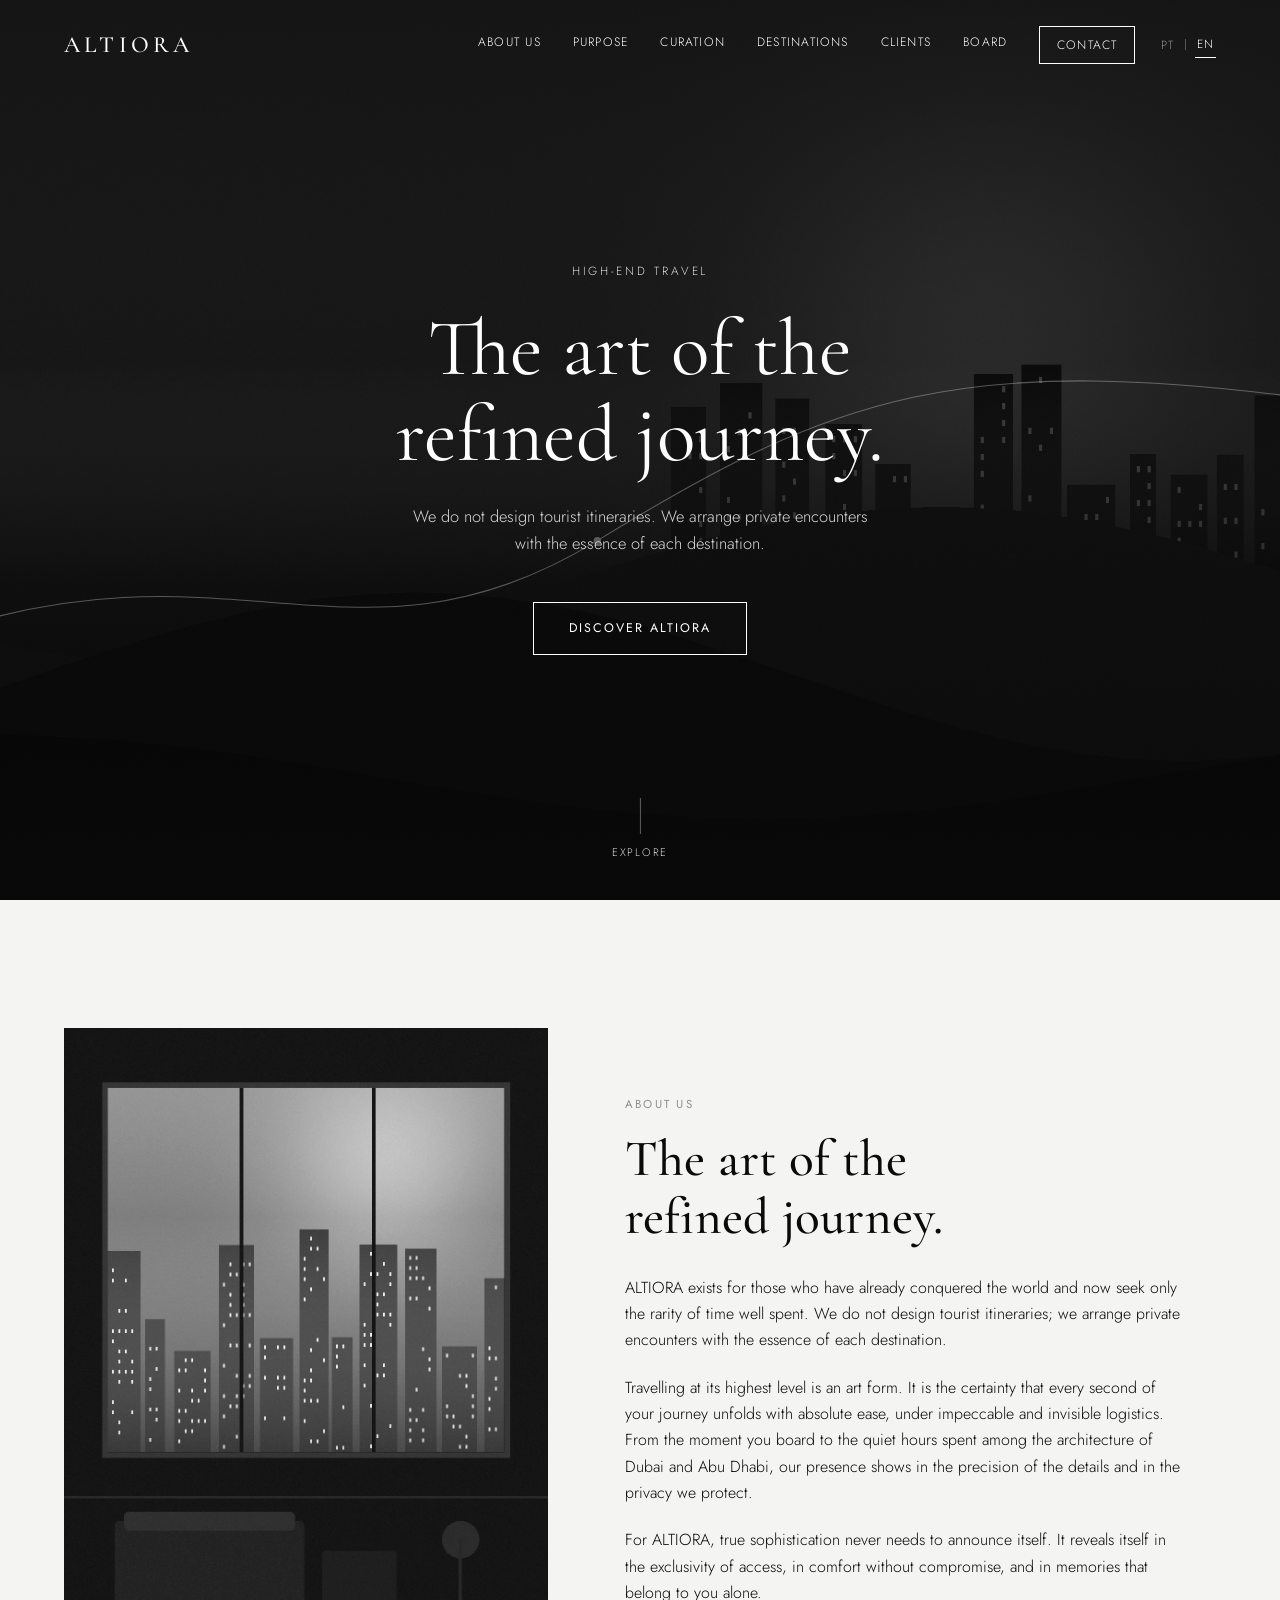
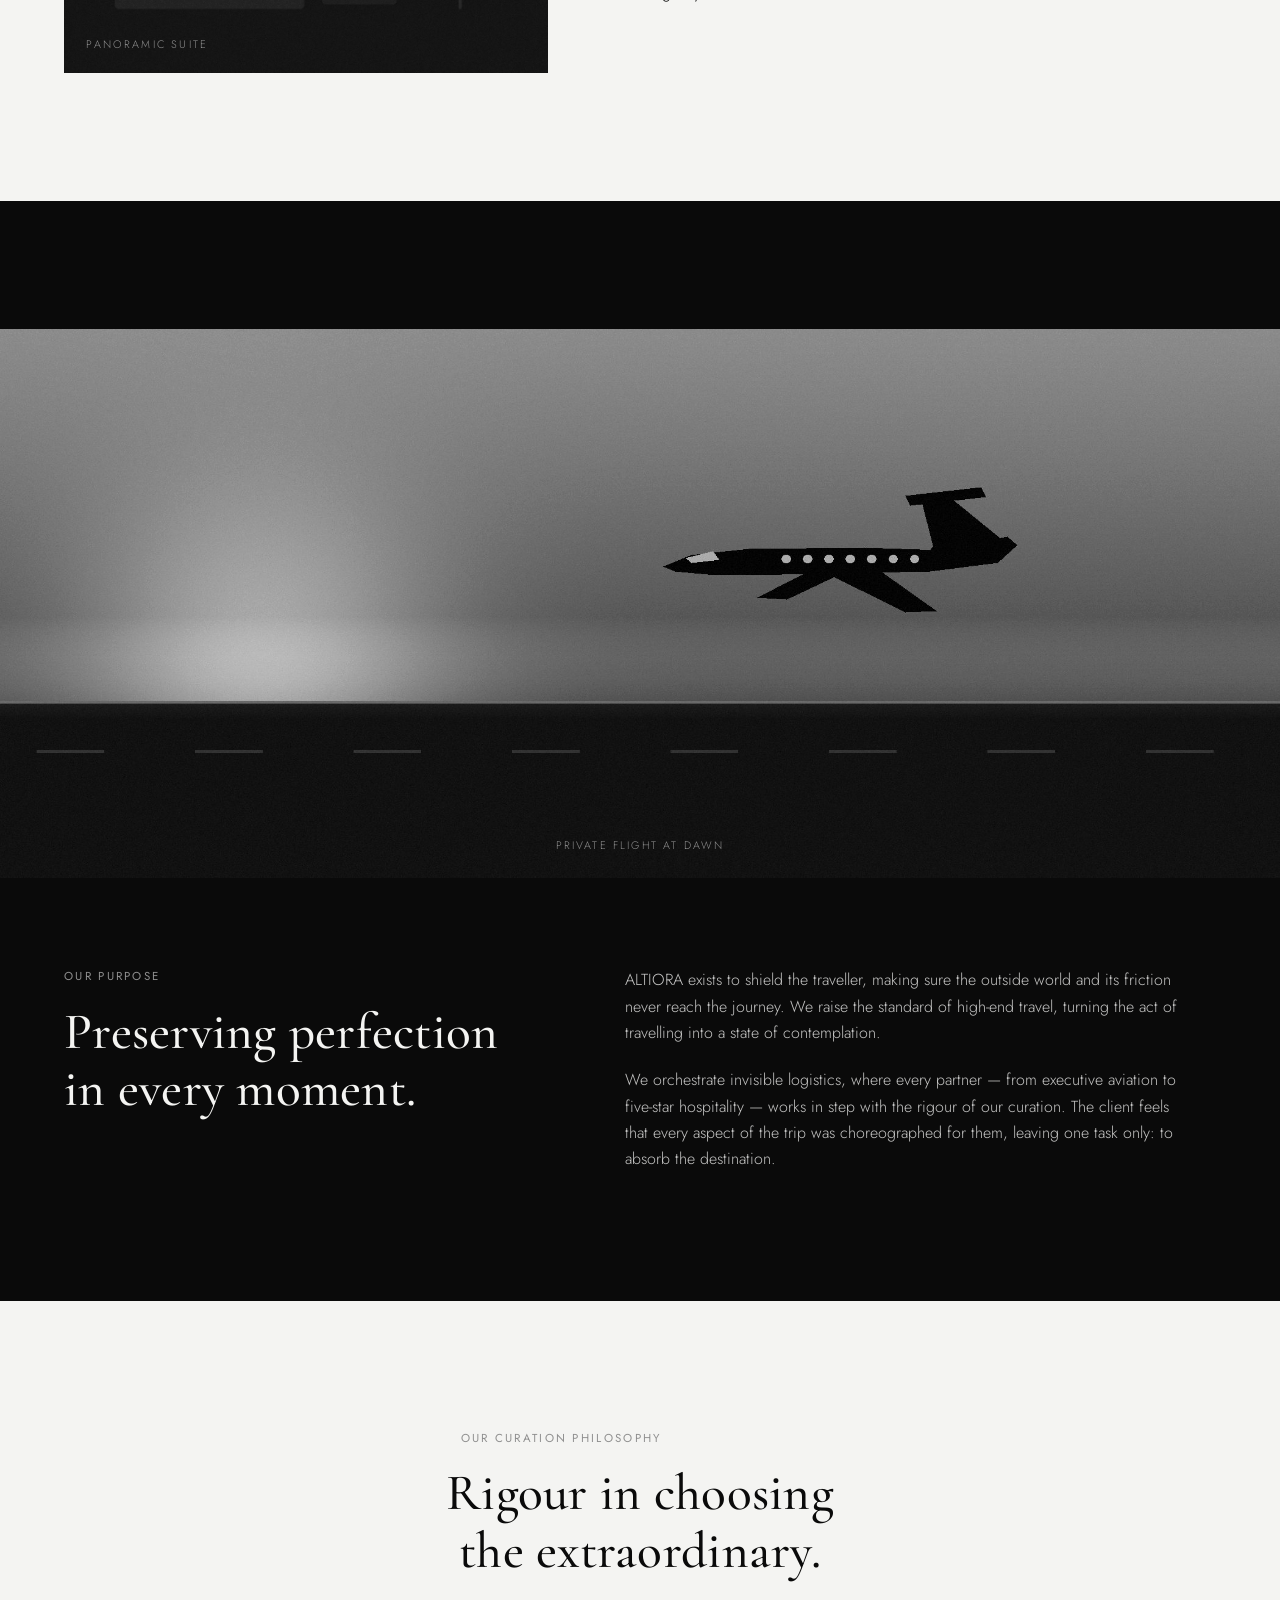
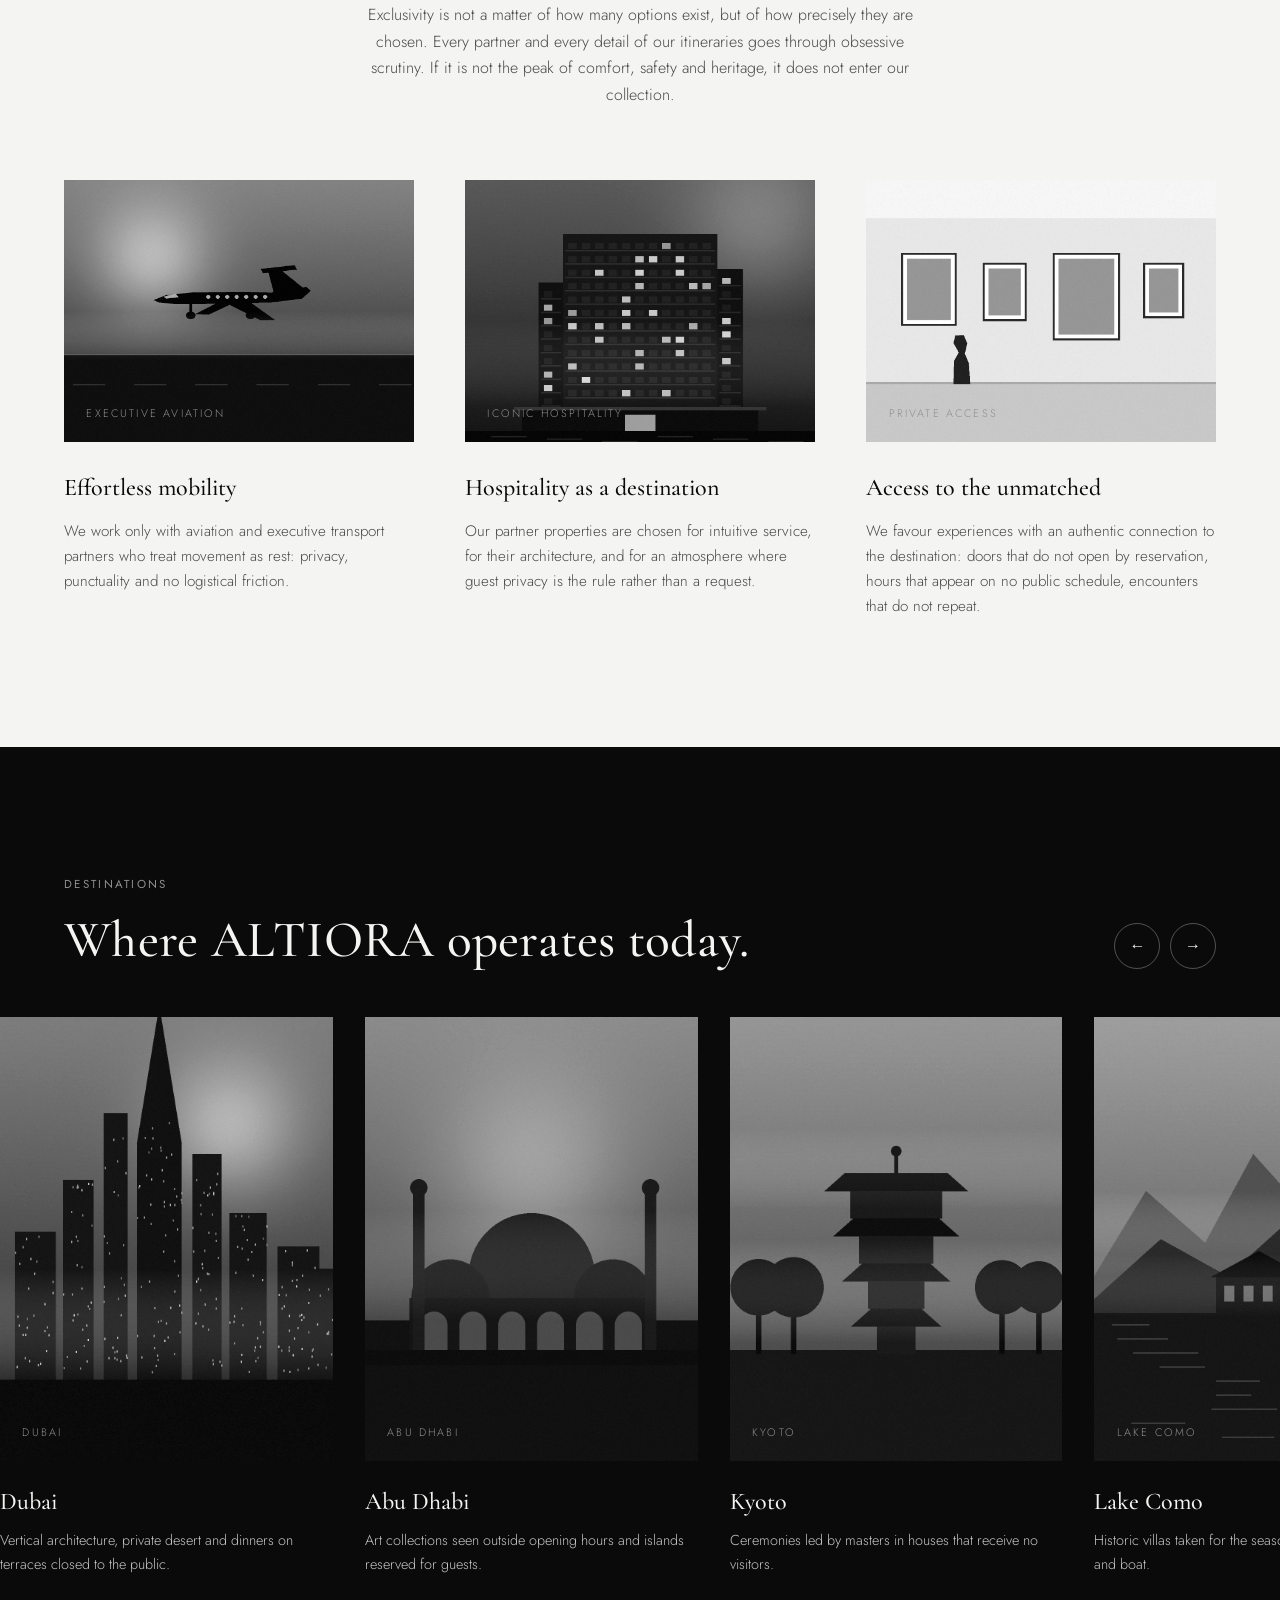
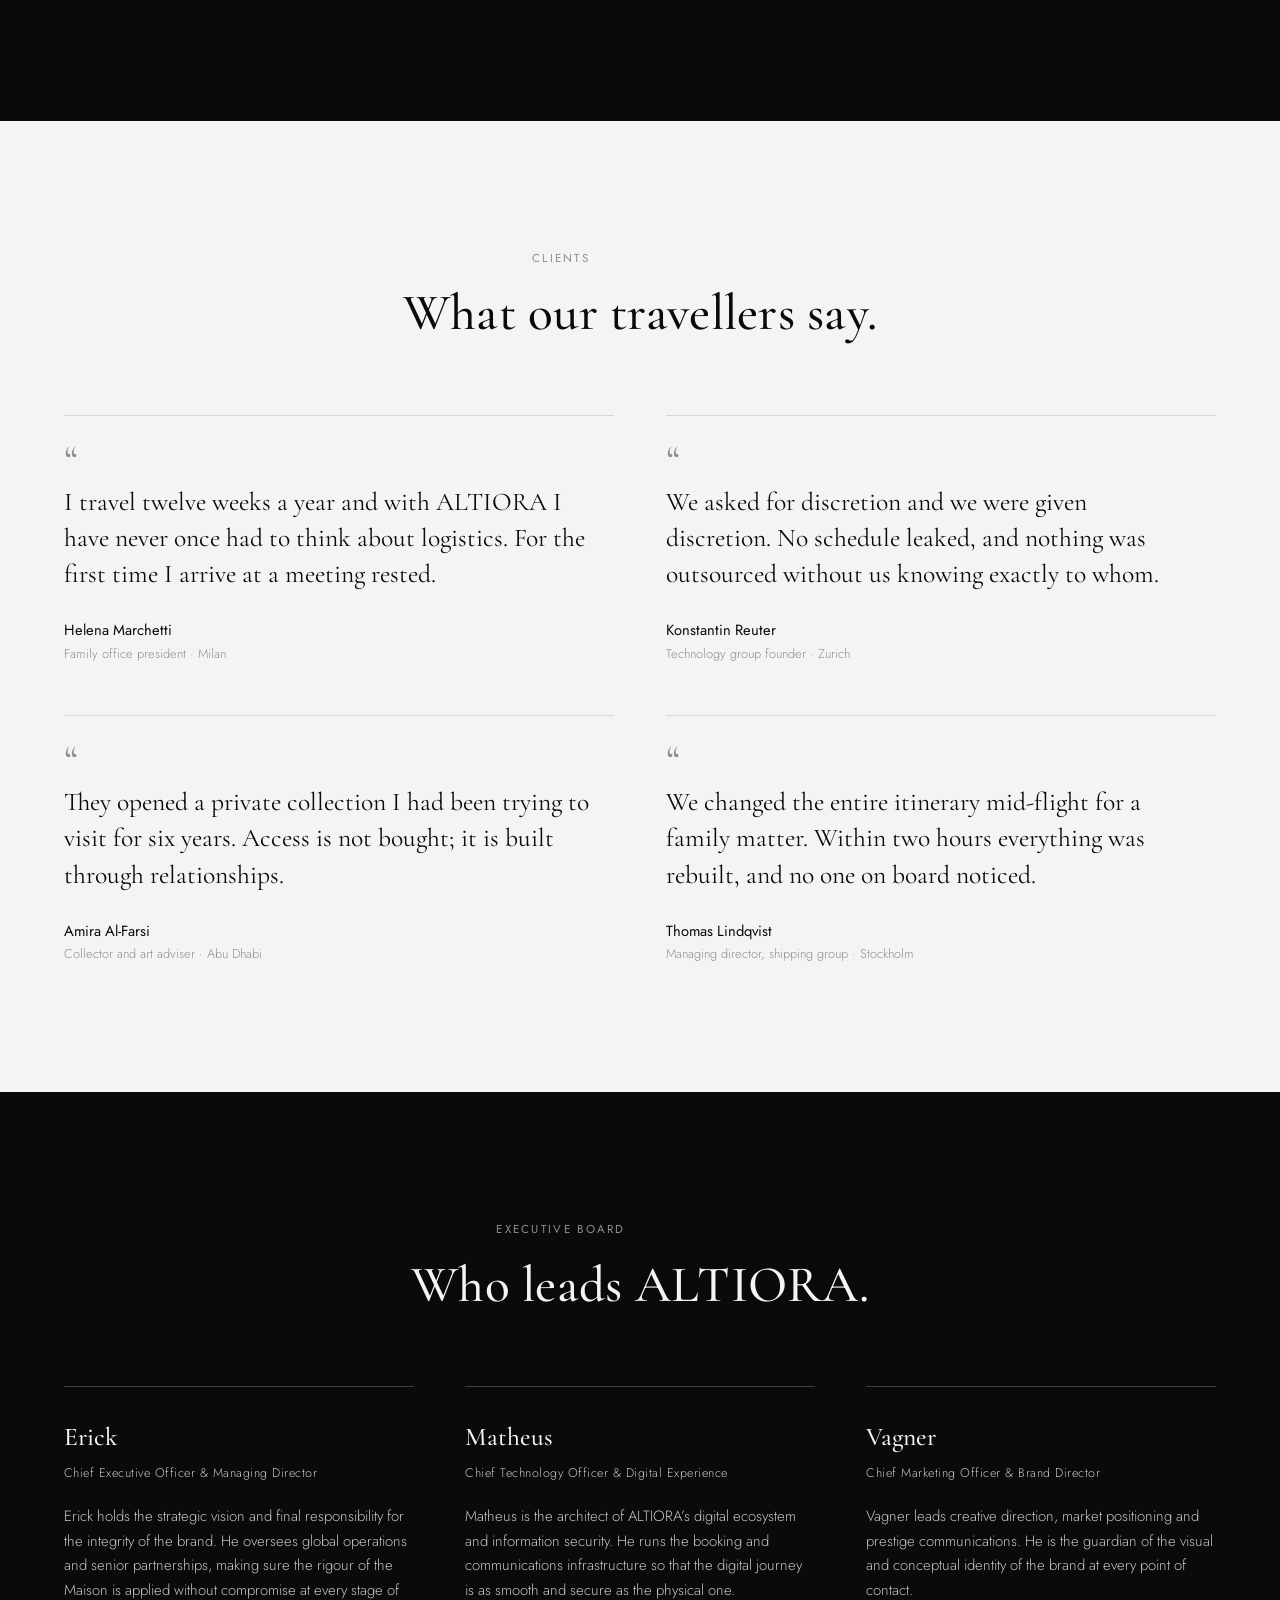
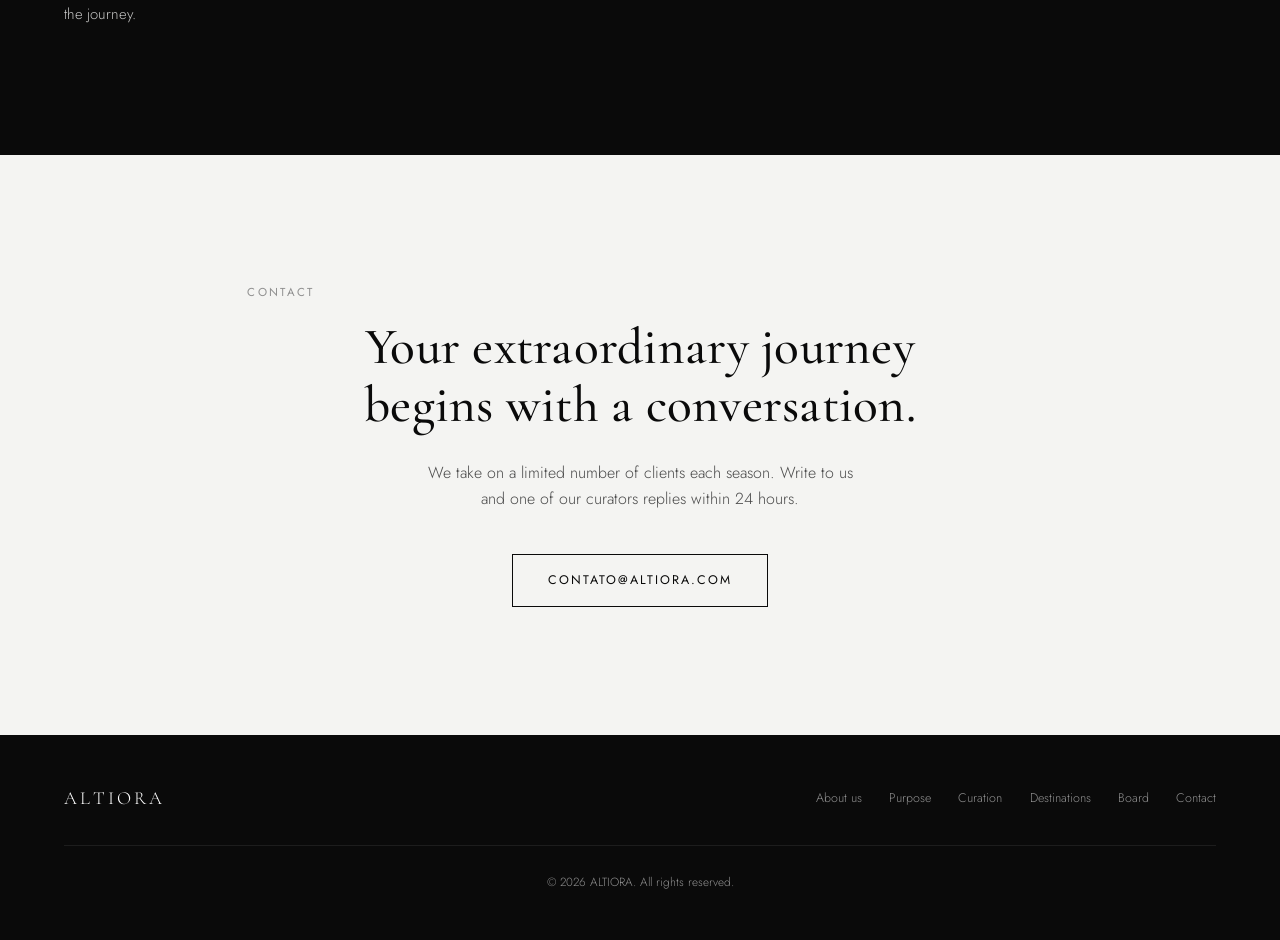
<file: altiora-site/altiora/index.html>
<!DOCTYPE html>
<!--
  =========================================================================
  ALTIORA — PÁGINA PRINCIPAL (index.html)

  Este arquivo contém APENAS a estrutura (o esqueleto) da página.
  O visual fica em /css e o comportamento em /js.

  Como o site é bilíngue, os textos visíveis não ficam "presos" aqui:
  cada elemento traduzível carrega um atributo data-i18n com uma CHAVE
  (ex.: data-i18n="hero.titulo"). O texto real de cada chave está em
  /js/traducoes.js, nos idiomas português e inglês.

  Atributos de tradução aceitos:
    data-i18n                  -> troca o texto do elemento
    data-i18n-html             -> troca o conteúdo permitindo <br> e <em>
    data-i18n-alt              -> traduz o atributo alt (imagens)
    data-i18n-aria-label       -> traduz o atributo aria-label
    data-i18n-content          -> traduz o atributo content (meta tags)
    data-i18n-data-rotulo      -> traduz o rótulo do espaço reservado de imagem
  =========================================================================
-->
<html lang="pt-BR">
<head>
  <meta charset="UTF-8">
  <meta name="viewport" content="width=device-width, initial-scale=1.0">

  <title data-i18n="meta.titulo">ALTIORA — A arte da jornada refinada</title>
  <meta name="description"
        data-i18n-content="meta.descricao"
        content="A ALTIORA orquestra encontros privados com a essência de cada destino. Turismo de alto padrão, logística invisível e curadoria sem concessões.">

  <!-- Tipografia: Cormorant Garamond (títulos, tom editorial) + Jost (texto e navegação) -->
  <link rel="preconnect" href="https://fonts.googleapis.com">
  <link rel="preconnect" href="https://fonts.gstatic.com" crossorigin>
  <link href="https://fonts.googleapis.com/css2?family=Cormorant+Garamond:wght@300;400;500;600&family=Jost:wght@200;300;400;500&display=swap" rel="stylesheet">

  <!-- Folhas de estilo, carregadas na ordem em que se sobrepõem -->
  <link rel="stylesheet" href="css/base.css">
  <link rel="stylesheet" href="css/componentes.css">
  <link rel="stylesheet" href="css/secoes.css">
  <link rel="stylesheet" href="css/responsivo.css">
</head>

<body>

  <!-- Atalho para quem navega por teclado: pula direto ao conteúdo -->
  <a href="#conteudo" class="pular-para-conteudo" data-i18n="acessibilidade.pular">Ir para o conteúdo</a>

  <!-- ===================== CABEÇALHO ===================== -->
  <header class="cabecalho" id="cabecalho">
    <div class="cabecalho__interior">

      <a href="#topo" class="cabecalho__marca">ALTIORA</a>

      <nav class="cabecalho__navegacao" id="navegacaoPrincipal" aria-label="Principal">
        <a href="#sobre"      class="cabecalho__link" data-i18n="nav.sobre">Sobre nós</a>
        <a href="#proposito"  class="cabecalho__link" data-i18n="nav.proposito">Propósito</a>
        <a href="#curadoria"  class="cabecalho__link" data-i18n="nav.curadoria">Curadoria</a>
        <a href="#destinos"   class="cabecalho__link" data-i18n="nav.destinos">Destinos</a>
        <a href="#clientes"   class="cabecalho__link" data-i18n="nav.clientes">Clientes</a>
        <a href="#equipe"     class="cabecalho__link" data-i18n="nav.equipe">Conselho</a>
        <a href="#contato"    class="cabecalho__link cabecalho__link--destaque" data-i18n="nav.contato">Contato</a>
      </nav>

      <div class="cabecalho__acoes">

        <!-- Seletor de idioma: os botões são controlados por js/idioma.js -->
        <div class="seletor-idioma" role="group" data-i18n-aria-label="idioma.grupo" aria-label="Idioma do site">
          <button type="button" class="seletor-idioma__opcao" data-idioma="pt" aria-pressed="true">PT</button>
          <span class="seletor-idioma__divisor" aria-hidden="true"></span>
          <button type="button" class="seletor-idioma__opcao" data-idioma="en" aria-pressed="false">EN</button>
        </div>

        <!-- Botão de menu, visível apenas em telas pequenas -->
        <button class="gatilho-menu" id="gatilhoMenu"
                data-i18n-aria-label="menu.abrir" aria-label="Abrir menu"
                aria-expanded="false" aria-controls="navegacaoPrincipal">
          <span></span><span></span><span></span>
        </button>

      </div>
    </div>
  </header>

  <main id="conteudo">
    <div id="topo"></div>

    <!-- ===================== HERO ===================== -->
    <section class="hero">

      <!-- Imagem de fundo do topo. Se o arquivo não existir, o fundo preto permanece. -->
      <div class="hero__midia">
        <img class="hero__imagem" src="imagens/hero.jpg" alt=""
             aria-hidden="true" fetchpriority="high">
      </div>

      <!-- Traço decorativo: a "rota" que assina a marca. Animado uma única vez. -->
      <svg class="hero__rota" viewBox="0 0 1200 600" fill="none" xmlns="http://www.w3.org/2000/svg" aria-hidden="true">
        <path class="hero__rota-linha" d="M -50 470 C 220 380, 340 520, 560 385 S 900 205, 1250 255"
              stroke="currentColor" stroke-width="1"/>
        <circle cx="560" cy="385" r="3.5" fill="currentColor"/>
        <circle cx="1250" cy="255" r="3.5" fill="currentColor"/>
      </svg>

      <div class="hero__conteudo">
        <p class="hero__abertura" data-i18n="hero.abertura">Turismo de alto padrão</p>
        <h1 class="hero__titulo" data-i18n-html="hero.titulo">A arte da<br>jornada refinada.</h1>
        <p class="hero__texto" data-i18n="hero.texto">
          Não desenhamos roteiros de turismo. Orquestramos encontros privados com a essência de cada destino.
        </p>
        <a href="#sobre" class="botao botao--claro" data-i18n="hero.botao">Conheça a ALTIORA</a>
      </div>

      <a href="#sobre" class="hero__descer" data-i18n-aria-label="hero.descerAria" aria-label="Ir para a próxima seção">
        <span class="hero__descer-linha" aria-hidden="true"></span>
        <span data-i18n="hero.descer">Explorar</span>
      </a>
    </section>

    <!-- ===================== SOBRE NÓS ===================== -->
    <section class="secao secao--clara" id="sobre">
      <div class="dupla">

        <figure class="figura figura--alta" data-i18n-data-rotulo="sobre.imagemRotulo" data-rotulo="Suíte panorâmica">
          <img class="figura__imagem" src="imagens/sobre.jpg" loading="lazy"
               data-i18n-alt="sobre.imagemAlt"
               alt="Interior de uma suíte com vista ampla para a cidade">
        </figure>

        <div class="dupla__texto">
          <p class="rotulo" data-i18n="sobre.rotulo">Sobre nós</p>
          <h2 class="titulo" data-i18n="sobre.titulo">A arte da jornada refinada.</h2>
          <p data-i18n="sobre.p1">
            A ALTIORA nasce para aqueles que já conquistaram o mundo e agora buscam apenas a raridade do
            tempo bem vivido. Não desenhamos roteiros de turismo; orquestramos encontros privados com a
            essência de cada destino.
          </p>
          <p data-i18n="sobre.p2">
            Viajar em seu nível mais alto é uma forma de arte. É a garantia de que cada segundo da sua
            jornada transcorra com absoluta fluidez, sob uma logística invisível e impecável. Do instante
            do embarque aos momentos de contemplação nas arquiteturas de Dubai e Abu Dhabi, nossa presença
            se revela na perfeição dos detalhes e na privacidade preservada.
          </p>
          <p data-i18n="sobre.p3">
            Para a ALTIORA, a verdadeira sofisticação não precisa se anunciar. Ela se revela na
            exclusividade do acesso, no conforto sem concessões e na criação de memórias que pertencem
            unicamente a você.
          </p>
        </div>

      </div>
    </section>

    <!-- ===================== PROPÓSITO ===================== -->
    <section class="secao secao--escura secao--sem-limite" id="proposito">

      <!-- Faixa larga de imagem, de borda a borda -->
      <figure class="faixa" data-i18n-data-rotulo="proposito.imagemRotulo" data-rotulo="Voo privado ao amanhecer">
        <img class="figura__imagem" src="imagens/proposito.jpg" loading="lazy"
             data-i18n-alt="proposito.imagemAlt"
             alt="Interior de uma aeronave executiva ao amanhecer">
      </figure>

      <div class="dupla dupla--interna">
        <div class="dupla__texto">
          <p class="rotulo" data-i18n="proposito.rotulo">Nosso propósito</p>
          <h2 class="titulo" data-i18n="proposito.titulo">Preservar a perfeição em cada instante.</h2>
        </div>
        <div class="dupla__texto">
          <p data-i18n="proposito.p1">
            O propósito da ALTIORA é blindar a experiência do viajante, garantindo que o mundo exterior e
            seus atritos não interfiram na jornada. Elevamos o padrão do turismo de alto padrão,
            transformando o ato de viajar em um estado de contemplação.
          </p>
          <p data-i18n="proposito.p2">
            Orquestramos uma logística invisível, em que cada parceiro — da aviação executiva à
            hospitalidade cinco estrelas — opera em sintonia com o rigor da nossa curadoria. O cliente
            sente que cada aspecto da viagem foi coreografado para ele, e sua única tarefa é absorver a
            essência do destino.
          </p>
        </div>
      </div>
    </section>

    <!-- ===================== CURADORIA ===================== -->
    <section class="secao secao--clara" id="curadoria">
      <div class="cabecalho-secao">
        <p class="rotulo" data-i18n="curadoria.rotulo">A filosofia de curadoria</p>
        <h2 class="titulo" data-i18n="curadoria.titulo">O rigor na escolha do extraordinário.</h2>
        <p class="cabecalho-secao__texto" data-i18n="curadoria.intro">
          A exclusividade não está na quantidade de opções, mas na precisão da seleção. Cada parceiro e
          cada detalhe dos nossos itinerários passam por um escrutínio obsessivo. Se não representa o ápice
          em conforto, segurança e herança, não entra na nossa coleção.
        </p>
      </div>

      <div class="pilares">

        <article class="pilar">
          <figure class="figura figura--larga" data-i18n-data-rotulo="curadoria.p1ImagemRotulo" data-rotulo="Aviação executiva">
            <img class="figura__imagem" src="imagens/curadoria-mobilidade.jpg" loading="lazy"
                 data-i18n-alt="curadoria.p1ImagemAlt" alt="Jato executivo em pista ao entardecer">
          </figure>
          <h3 class="pilar__titulo" data-i18n="curadoria.p1Titulo">A fluidez na mobilidade</h3>
          <p class="pilar__texto" data-i18n="curadoria.p1Texto">
            Trabalhamos apenas com parceiros de aviação e transporte executivo que tratam o deslocamento
            como descanso: privacidade, pontualidade e nenhum atrito logístico.
          </p>
        </article>

        <article class="pilar">
          <figure class="figura figura--larga" data-i18n-data-rotulo="curadoria.p2ImagemRotulo" data-rotulo="Hotelaria icônica">
            <img class="figura__imagem" src="imagens/curadoria-hospitalidade.jpg" loading="lazy"
                 data-i18n-alt="curadoria.p2ImagemAlt" alt="Fachada de hotel de arquitetura icônica">
          </figure>
          <h3 class="pilar__titulo" data-i18n="curadoria.p2Titulo">A hospitalidade como destino</h3>
          <p class="pilar__texto" data-i18n="curadoria.p2Texto">
            Nossas propriedades parceiras são escolhidas pelo serviço intuitivo, pela arquitetura e por
            uma atmosfera em que a privacidade do hóspede é tratada como regra, não como pedido.
          </p>
        </article>

        <article class="pilar">
          <figure class="figura figura--larga" data-i18n-data-rotulo="curadoria.p3ImagemRotulo" data-rotulo="Acesso privado">
            <img class="figura__imagem" src="imagens/curadoria-acesso.jpg" loading="lazy"
                 data-i18n-alt="curadoria.p3ImagemAlt" alt="Visita privada a um salão de arte">
          </figure>
          <h3 class="pilar__titulo" data-i18n="curadoria.p3Titulo">O acesso ao inigualável</h3>
          <p class="pilar__texto" data-i18n="curadoria.p3Texto">
            Priorizamos experiências de conexão autêntica com o destino: portas que não abrem por reserva,
            horários que não constam em agenda pública, encontros que não se repetem.
          </p>
        </article>

      </div>
    </section>

    <!-- ===================== DESTINOS (galeria horizontal) ===================== -->
    <section class="secao secao--escura secao--sem-limite" id="destinos">
      <div class="galeria__topo">
        <div>
          <p class="rotulo" data-i18n="destinos.rotulo">Destinos</p>
          <h2 class="titulo" data-i18n="destinos.titulo">Onde a ALTIORA opera hoje.</h2>
        </div>

        <!-- Controles da galeria: movem o trilho para os lados -->
        <div class="galeria__controles">
          <button type="button" class="galeria__seta" data-galeria="anterior"
                  data-i18n-aria-label="destinos.anterior" aria-label="Ver destino anterior">&#8592;</button>
          <button type="button" class="galeria__seta" data-galeria="proximo"
                  data-i18n-aria-label="destinos.proximo" aria-label="Ver próximo destino">&#8594;</button>
        </div>
      </div>

      <ul class="galeria" id="galeriaDestinos" tabindex="0"
          data-i18n-aria-label="destinos.galeriaAria" aria-label="Galeria de destinos">

        <li class="destino">
          <figure class="figura figura--alta" data-i18n-data-rotulo="destinos.d1" data-rotulo="Dubai">
            <img class="figura__imagem" src="imagens/destino-dubai.jpg" loading="lazy"
                 data-i18n-alt="destinos.d1Alt" alt="Skyline de Dubai ao anoitecer">
          </figure>
          <h3 class="destino__nome" data-i18n="destinos.d1">Dubai</h3>
          <p class="destino__texto" data-i18n="destinos.d1Texto">Arquitetura vertical, deserto privado e jantares em terraços fechados ao público.</p>
        </li>

        <li class="destino">
          <figure class="figura figura--alta" data-i18n-data-rotulo="destinos.d2" data-rotulo="Abu Dhabi">
            <img class="figura__imagem" src="imagens/destino-abu-dhabi.jpg" loading="lazy"
                 data-i18n-alt="destinos.d2Alt" alt="Arquitetura contemporânea em Abu Dhabi">
          </figure>
          <h3 class="destino__nome" data-i18n="destinos.d2">Abu Dhabi</h3>
          <p class="destino__texto" data-i18n="destinos.d2Texto">Coleções de arte visitadas fora do horário e ilhas com acesso restrito a hóspedes.</p>
        </li>

        <li class="destino">
          <figure class="figura figura--alta" data-i18n-data-rotulo="destinos.d3" data-rotulo="Kyoto">
            <img class="figura__imagem" src="imagens/destino-kyoto.jpg" loading="lazy"
                 data-i18n-alt="destinos.d3Alt" alt="Jardim tradicional japonês em Kyoto">
          </figure>
          <h3 class="destino__nome" data-i18n="destinos.d3">Kyoto</h3>
          <p class="destino__texto" data-i18n="destinos.d3Texto">Cerimônias conduzidas por mestres em casas que não recebem visitantes.</p>
        </li>

        <li class="destino">
          <figure class="figura figura--alta" data-i18n-data-rotulo="destinos.d4" data-rotulo="Lago de Como">
            <img class="figura__imagem" src="imagens/destino-como.jpg" loading="lazy"
                 data-i18n-alt="destinos.d4Alt" alt="Villa às margens do Lago de Como">
          </figure>
          <h3 class="destino__nome" data-i18n="destinos.d4">Lago de Como</h3>
          <p class="destino__texto" data-i18n="destinos.d4Texto">Villas históricas alugadas por temporada, com equipe e embarcação próprias.</p>
        </li>

        <li class="destino">
          <figure class="figura figura--alta" data-i18n-data-rotulo="destinos.d5" data-rotulo="Patagônia">
            <img class="figura__imagem" src="imagens/destino-patagonia.jpg" loading="lazy"
                 data-i18n-alt="destinos.d5Alt" alt="Montanhas da Patagônia sob neblina">
          </figure>
          <h3 class="destino__nome" data-i18n="destinos.d5">Patagônia</h3>
          <p class="destino__texto" data-i18n="destinos.d5Texto">Refúgios isolados com aproximação por helicóptero e guias exclusivos.</p>
        </li>

      </ul>
    </section>

    <!-- ===================== CLIENTES / DEPOIMENTOS ===================== -->
    <!--
      Depoimentos de clientes fictícios, criados para o trabalho escolar.
      Não representam pessoas reais.
    -->
    <section class="secao secao--clara" id="clientes">
      <div class="cabecalho-secao">
        <p class="rotulo" data-i18n="clientes.rotulo">Clientes</p>
        <h2 class="titulo" data-i18n="clientes.titulo">O que dizem quem já viajou conosco.</h2>
      </div>

      <div class="depoimentos">

        <figure class="depoimento">
          <blockquote class="depoimento__texto" data-i18n="clientes.c1Texto">
            Viajo doze semanas por ano e nunca tive de pensar em logística uma única vez com a ALTIORA.
            É a primeira vez que chego a uma reunião descansado.
          </blockquote>
          <figcaption class="depoimento__assinatura">
            <span class="depoimento__nome" data-i18n="clientes.c1Nome">Helena Marchetti</span>
            <span class="depoimento__cargo" data-i18n="clientes.c1Cargo">Presidente de um family office · Milão</span>
          </figcaption>
        </figure>

        <figure class="depoimento">
          <blockquote class="depoimento__texto" data-i18n="clientes.c2Texto">
            Contratamos discrição e recebemos discrição. Nenhuma agenda vazou, nenhum detalhe foi
            terceirizado sem que soubéssemos exatamente para quem.
          </blockquote>
          <figcaption class="depoimento__assinatura">
            <span class="depoimento__nome" data-i18n="clientes.c2Nome">Konstantin Reuter</span>
            <span class="depoimento__cargo" data-i18n="clientes.c2Cargo">Fundador de um grupo de tecnologia · Zurique</span>
          </figcaption>
        </figure>

        <figure class="depoimento">
          <blockquote class="depoimento__texto" data-i18n="clientes.c3Texto">
            Abriram para nós uma coleção particular que eu tentava visitar havia seis anos. O acesso não
            se compra; se constrói com relacionamento.
          </blockquote>
          <figcaption class="depoimento__assinatura">
            <span class="depoimento__nome" data-i18n="clientes.c3Nome">Amira Al-Farsi</span>
            <span class="depoimento__cargo" data-i18n="clientes.c3Cargo">Colecionadora e conselheira de arte · Abu Dhabi</span>
          </figcaption>
        </figure>

        <figure class="depoimento">
          <blockquote class="depoimento__texto" data-i18n="clientes.c4Texto">
            Mudamos o roteiro inteiro em pleno voo por uma questão de família. Em duas horas estava tudo
            refeito, sem que ninguém a bordo percebesse.
          </blockquote>
          <figcaption class="depoimento__assinatura">
            <span class="depoimento__nome" data-i18n="clientes.c4Nome">Thomas Lindqvist</span>
            <span class="depoimento__cargo" data-i18n="clientes.c4Cargo">Diretor-geral de um grupo naval · Estocolmo</span>
          </figcaption>
        </figure>

      </div>

    </section>

    <!-- ===================== CONSELHO EXECUTIVO ===================== -->
    <section class="secao secao--escura" id="equipe">
      <div class="cabecalho-secao">
        <p class="rotulo" data-i18n="equipe.rotulo">Conselho executivo</p>
        <h2 class="titulo" data-i18n="equipe.titulo">Quem conduz a ALTIORA.</h2>
      </div>

      <div class="equipe">

        <article class="membro">
          <h3 class="membro__nome">Erick</h3>
          <p class="membro__cargo" data-i18n="equipe.m1Cargo">Chief Executive Officer &amp; Managing Director</p>
          <p class="membro__bio" data-i18n="equipe.m1Bio">
            Erick detém a visão estratégica e a responsabilidade final pela integridade da marca.
            Supervisiona as operações globais e as parcerias de alto nível, garantindo que o rigor da
            Maison seja aplicado sem concessões em cada etapa da jornada.
          </p>
        </article>

        <article class="membro">
          <h3 class="membro__nome">Matheus</h3>
          <p class="membro__cargo" data-i18n="equipe.m2Cargo">Chief Technology Officer &amp; Digital Experience</p>
          <p class="membro__bio" data-i18n="equipe.m2Bio">
            Matheus é o arquiteto do ecossistema digital e da segurança da informação da ALTIORA.
            Orquestra a infraestrutura de reservas e comunicações para que a jornada digital seja tão
            fluida e segura quanto a experiência física.
          </p>
        </article>

        <article class="membro">
          <h3 class="membro__nome">Vagner</h3>
          <p class="membro__cargo" data-i18n="equipe.m3Cargo">Chief Marketing Officer &amp; Brand Director</p>
          <p class="membro__bio" data-i18n="equipe.m3Bio">
            Vagner lidera a direção criativa, o posicionamento de mercado e a comunicação de prestígio.
            É o guardião da identidade visual e conceitual da marca em cada ponto de contato.
          </p>
        </article>

      </div>
    </section>

    <!-- ===================== CONTATO ===================== -->
    <section class="secao secao--clara secao--contato" id="contato">
      <p class="rotulo" data-i18n="contato.rotulo">Contato</p>
      <h2 class="titulo" data-i18n-html="contato.titulo">Sua jornada extraordinária<br>começa com uma conversa.</h2>
      <p class="contato__texto" data-i18n="contato.texto">
        Atendemos um número limitado de clientes por temporada. Escreva e um de nossos curadores responde
        em até 24 horas.
      </p>
      <a href="mailto:contato@altiora.com" class="botao botao--escuro">contato@altiora.com</a>
    </section>

  </main>

  <!-- ===================== RODAPÉ ===================== -->
  <footer class="rodape">
    <div class="rodape__interior">
      <span class="rodape__marca">ALTIORA</span>
      <nav class="rodape__navegacao" data-i18n-aria-label="rodape.navAria" aria-label="Navegação do rodapé">
        <a href="#sobre"     data-i18n="nav.sobre">Sobre nós</a>
        <a href="#proposito" data-i18n="nav.proposito">Propósito</a>
        <a href="#curadoria" data-i18n="nav.curadoria">Curadoria</a>
        <a href="#destinos"  data-i18n="nav.destinos">Destinos</a>
        <a href="#equipe"    data-i18n="nav.equipe">Conselho</a>
        <a href="#contato"   data-i18n="nav.contato">Contato</a>
      </nav>
      <p class="rodape__direitos">
        © <span id="anoAtual"></span> ALTIORA. <span data-i18n="rodape.direitos">Todos os direitos reservados.</span>
      </p>
    </div>
  </footer>

  <!-- Scripts: o dicionário precisa vir antes de quem o utiliza -->
  <script src="js/traducoes.js"></script>
  <script src="js/idioma.js"></script>
  <script src="js/interacoes.js"></script>
</body>
</html>
</file>
<file: altiora-site/altiora/css/base.css>
/* =========================================================================
   ALTIORA — BASE.CSS
   Fundamentos do site: variáveis de cor e espaçamento, reset, tipografia
   e classes utilitárias usadas em toda a página.
   Ordem de carregamento: base -> componentes -> secoes -> responsivo
   ========================================================================= */

/* -------------------------------------------------------------------------
   1. VARIÁVEIS GLOBAIS
   Alterar um valor aqui reflete no site inteiro.
   ------------------------------------------------------------------------- */
:root {
  /* Paleta monocromática — preto, cinza e branco */
  --preto:          #0a0a0a;   /* fundo escuro e texto principal        */
  --preto-camada:   #141414;   /* camada sobre o preto (cartões, faixas)*/
  --cinza-escuro:   #4a4a4a;   /* texto secundário em fundo claro       */
  --cinza-medio:    #8f8f8f;   /* rótulos, ícones, linhas               */
  --cinza-claro:    #d8d8d6;   /* divisores sobre fundo claro           */
  --branco:         #ffffff;   /* branco puro                           */
  --offwhite:       #f4f4f2;   /* branco quebrado das seções claras     */

  /* Tipografia */
  --fonte-titulo: 'Cormorant Garamond', Georgia, serif;
  --fonte-texto:  'Jost', 'Helvetica Neue', Arial, sans-serif;

  /* Layout */
  --largura-maxima: 1280px;
  --margem-lateral: clamp(1.5rem, 5vw, 4rem);
  --espaco-secao:   clamp(5rem, 10vw, 9.5rem);

  /* Movimento */
  --transicao: 0.4s cubic-bezier(0.65, 0, 0.35, 1);
}

/* -------------------------------------------------------------------------
   2. RESET
   ------------------------------------------------------------------------- */
*,
*::before,
*::after {
  box-sizing: border-box;
  margin: 0;
  padding: 0;
}

html {
  scroll-behavior: smooth;
  /* Compensa a altura do cabeçalho fixo ao pular para uma âncora */
  scroll-padding-top: 5rem;
}

body {
  font-family: var(--fonte-texto);
  font-weight: 300;
  font-size: 1rem;
  line-height: 1.65;
  color: var(--preto);
  background-color: var(--branco);
  -webkit-font-smoothing: antialiased;
  overflow-x: hidden;
}

img,
svg {
  display: block;
  max-width: 100%;
}

a { color: inherit; text-decoration: none; }
ul { list-style: none; }
button { font: inherit; color: inherit; background: none; border: none; cursor: pointer; }
blockquote { quotes: none; }

/* -------------------------------------------------------------------------
   3. ACESSIBILIDADE
   ------------------------------------------------------------------------- */

/* Contorno visível para quem navega pelo teclado */
a:focus-visible,
button:focus-visible,
[tabindex]:focus-visible {
  outline: 1px solid currentColor;
  outline-offset: 4px;
}

/* Link que aparece ao apertar Tab na abertura da página */
.pular-para-conteudo {
  position: absolute;
  top: -100px;
  left: var(--margem-lateral);
  z-index: 200;
  padding: 0.8rem 1.4rem;
  background-color: var(--branco);
  color: var(--preto);
  font-size: 0.8rem;
  letter-spacing: 0.08em;
  transition: top var(--transicao);
}
.pular-para-conteudo:focus {
  top: 1rem;
}

/* Respeita quem pediu menos movimento no sistema operacional */
@media (prefers-reduced-motion: reduce) {
  html { scroll-behavior: auto; }
  *,
  *::before,
  *::after {
    animation-duration: 0.01ms !important;
    animation-iteration-count: 1 !important;
    transition-duration: 0.01ms !important;
  }
}

/* -------------------------------------------------------------------------
   4. TIPOGRAFIA E UTILITÁRIOS
   ------------------------------------------------------------------------- */

/* Rótulo curto que antecede os títulos de seção */
.rotulo {
  font-size: 0.72rem;
  font-weight: 400;
  letter-spacing: 0.2em;
  text-transform: uppercase;
  color: var(--cinza-medio);
  margin-bottom: 1.1rem;
}

/* Título de seção */
.titulo {
  font-family: var(--fonte-titulo);
  font-weight: 500;
  font-size: clamp(2rem, 4vw, 3.2rem);
  line-height: 1.12;
  letter-spacing: 0.005em;
  text-wrap: balance;
}

/* Parágrafos de texto corrido dentro das seções */
.secao p {
  max-width: 62ch;
}
.secao p + p {
  margin-top: 1.3rem;
}

/* -------------------------------------------------------------------------
   5. ESTRUTURA DE SEÇÃO
   ------------------------------------------------------------------------- */
.secao {
  padding: var(--espaco-secao) var(--margem-lateral);
}

/* Seções que contêm faixas de imagem de borda a borda não recebem
   margem lateral própria; o espaçamento é dado pelos blocos internos. */
.secao--sem-limite {
  padding-left: 0;
  padding-right: 0;
}

.secao--clara {
  background-color: var(--offwhite);
  color: var(--preto);
}

.secao--escura {
  background-color: var(--preto);
  color: var(--offwhite);
}

/* Em fundo escuro, o texto corrido fica levemente rebaixado para
   não brigar com os títulos. */
.secao--escura p {
  color: rgba(244, 244, 242, 0.80);
}
.secao--escura .rotulo {
  color: var(--cinza-medio);
}

/* Cabeçalho centralizado usado em Curadoria, Clientes e Conselho */
.cabecalho-secao {
  max-width: 720px;
  margin: 0 auto 4.5rem;
  padding: 0 var(--margem-lateral);
  text-align: center;
}
.cabecalho-secao__texto {
  margin: 1.4rem auto 0;
  color: var(--cinza-escuro);
}
.secao--escura .cabecalho-secao__texto {
  color: rgba(244, 244, 242, 0.75);
}

/* -------------------------------------------------------------------------
   6. ANIMAÇÃO DE ENTRADA
   As classes abaixo são ligadas por js/interacoes.js quando o bloco
   entra na tela pela primeira vez.
   ------------------------------------------------------------------------- */
.revelar {
  opacity: 0;
  transform: translateY(20px);
  transition: opacity 0.9s ease-out, transform 0.9s ease-out;
}
.revelar--visivel {
  opacity: 1;
  transform: none;
}
</file>
<file: altiora-site/altiora/css/componentes.css>
/* =========================================================================
   ALTIORA — COMPONENTES.CSS
   Peças reutilizáveis que aparecem em mais de uma seção:
   botões, cabeçalho, seletor de idioma, menu e blocos de imagem.
   ========================================================================= */

/* -------------------------------------------------------------------------
   1. BOTÕES
   ------------------------------------------------------------------------- */
.botao {
  display: inline-block;
  padding: 0.95rem 2.2rem;
  font-size: 0.78rem;
  font-weight: 400;
  letter-spacing: 0.16em;
  text-transform: uppercase;
  border: 1px solid currentColor;
  transition: background-color var(--transicao), color var(--transicao);
}

/* Versão para fundo escuro */
.botao--claro { color: var(--branco); }
.botao--claro:hover,
.botao--claro:focus-visible {
  background-color: var(--branco);
  color: var(--preto);
}

/* Versão para fundo claro */
.botao--escuro { color: var(--preto); }
.botao--escuro:hover,
.botao--escuro:focus-visible {
  background-color: var(--preto);
  color: var(--branco);
}

/* -------------------------------------------------------------------------
   2. CABEÇALHO FIXO
   Começa transparente sobre o hero e ganha fundo sólido ao rolar.
   ------------------------------------------------------------------------- */
.cabecalho {
  position: fixed;
  inset: 0 0 auto 0;
  z-index: 100;
  padding: 1.6rem 0;
  color: var(--branco);
  transition: background-color var(--transicao), padding var(--transicao);
}

.cabecalho--rolado {
  background-color: rgba(10, 10, 10, 0.92);
  backdrop-filter: blur(8px);
  padding: 1rem 0;
}

.cabecalho__interior {
  max-width: var(--largura-maxima);
  margin: 0 auto;
  padding: 0 var(--margem-lateral);
  display: flex;
  align-items: center;
  justify-content: space-between;
  gap: 1.5rem;
}

.cabecalho__marca {
  font-family: var(--fonte-titulo);
  font-size: 1.45rem;
  font-weight: 500;
  letter-spacing: 0.18em;
}

.cabecalho__navegacao {
  display: flex;
  align-items: center;
  gap: 2rem;
  margin-left: auto;
}

.cabecalho__link {
  position: relative;
  padding-bottom: 0.3rem;
  font-size: 0.76rem;
  letter-spacing: 0.1em;
  text-transform: uppercase;
}

/* Traço que cresce no hover, ecoando a linha de rota do topo */
.cabecalho__link::after {
  content: '';
  position: absolute;
  left: 0;
  bottom: 0;
  width: 0;
  height: 1px;
  background-color: currentColor;
  transition: width var(--transicao);
}
.cabecalho__link:hover::after { width: 100%; }

.cabecalho__link--destaque {
  border: 1px solid currentColor;
  padding: 0.5rem 1.05rem;
  transition: background-color var(--transicao), color var(--transicao);
}
.cabecalho__link--destaque::after { display: none; }
.cabecalho__link--destaque:hover {
  background-color: var(--branco);
  color: var(--preto);
}

.cabecalho__acoes {
  display: flex;
  align-items: center;
  gap: 1.2rem;
}

/* -------------------------------------------------------------------------
   3. SELETOR DE IDIOMA (PT / EN)
   O idioma ativo fica opaco; o inativo, apagado.
   ------------------------------------------------------------------------- */
.seletor-idioma {
  display: flex;
  align-items: center;
  gap: 0.55rem;
}

.seletor-idioma__opcao {
  font-size: 0.74rem;
  letter-spacing: 0.12em;
  color: var(--cinza-medio);
  padding: 0.2rem 0.1rem;
  transition: color var(--transicao);
}
.seletor-idioma__opcao:hover { color: var(--branco); }

/* Estado marcado pelo JS por meio do atributo aria-pressed */
.seletor-idioma__opcao[aria-pressed="true"] {
  color: var(--branco);
  border-bottom: 1px solid currentColor;
}

.seletor-idioma__divisor {
  width: 1px;
  height: 11px;
  background-color: rgba(255, 255, 255, 0.28);
}

/* -------------------------------------------------------------------------
   4. BOTÃO DE MENU (apenas telas pequenas — ver responsivo.css)
   ------------------------------------------------------------------------- */
.gatilho-menu {
  display: none;
  flex-direction: column;
  justify-content: center;
  gap: 5px;
  width: 30px;
  height: 30px;
}
.gatilho-menu span {
  display: block;
  width: 100%;
  height: 1px;
  background-color: currentColor;
  transition: transform var(--transicao), opacity var(--transicao);
}

/* -------------------------------------------------------------------------
   5. FIGURAS (blocos de imagem)

   Cada figura tem um fundo próprio com um rótulo discreto no centro.
   Se o arquivo de imagem ainda não existir na pasta /imagens, o JS marca
   a figura com a classe "sem-imagem": a imagem quebrada some e o
   espaço reservado continua compondo o layout.
   ------------------------------------------------------------------------- */
.figura {
  position: relative;
  overflow: hidden;
  background-color: var(--preto-camada);
}

/* Textura de linhas diagonais do espaço reservado */
.figura::before {
  content: '';
  position: absolute;
  inset: 0;
  background-image: repeating-linear-gradient(
    -45deg,
    rgba(255, 255, 255, 0.05) 0 1px,
    transparent 1px 14px
  );
}

/* Rótulo do espaço reservado, alimentado pelo atributo data-rotulo */
.figura::after {
  content: attr(data-rotulo);
  position: absolute;
  inset: auto 1.4rem 1.2rem 1.4rem;
  font-size: 0.68rem;
  letter-spacing: 0.2em;
  text-transform: uppercase;
  color: var(--cinza-medio);
}

.figura__imagem {
  position: relative;
  width: 100%;
  height: 100%;
  object-fit: cover;
  /* Todas as fotos entram em preto e branco para respeitar a paleta */
  filter: grayscale(1) contrast(1.04);
  transition: transform 0.9s cubic-bezier(0.22, 1, 0.36, 1);
}

/* Aproximação suave quando o visitante passa o cursor pela figura */
.figura:hover .figura__imagem { transform: scale(1.03); }

/* Estado sem imagem disponível (classe aplicada por js/interacoes.js) */
.sem-imagem .figura__imagem { display: none; }

/* Proporções */
.figura--alta    { aspect-ratio: 3 / 4; }
.figura--larga   { aspect-ratio: 4 / 3; }
.figura--retrato { aspect-ratio: 1 / 1; }

/* Faixa de imagem de borda a borda */
.faixa {
  position: relative;
  overflow: hidden;
  aspect-ratio: 21 / 9;
  background-color: var(--preto-camada);
}
.faixa::after {
  content: attr(data-rotulo);
  position: absolute;
  inset: auto 0 1.4rem 0;
  text-align: center;
  font-size: 0.68rem;
  letter-spacing: 0.2em;
  text-transform: uppercase;
  color: var(--cinza-medio);
}
</file>
<file: altiora-site/altiora/css/secoes.css>
/* =========================================================================
   ALTIORA — SECOES.CSS
   Estilos específicos de cada bloco da página, na mesma ordem em que
   aparecem no index.html.
   ========================================================================= */

/* -------------------------------------------------------------------------
   1. HERO (topo da página)
   ------------------------------------------------------------------------- */
.hero {
  position: relative;
  min-height: 100vh;
  min-height: 100svh; /* evita o corte causado pela barra dos navegadores móveis */
  display: flex;
  flex-direction: column;
  align-items: center;
  justify-content: center;
  text-align: center;
  padding: 7rem var(--margem-lateral) 6rem;
  background-color: var(--preto);
  color: var(--branco);
  overflow: hidden;
}

/* Camada da fotografia de fundo */
.hero__midia {
  position: absolute;
  inset: 0;
}
.hero__imagem {
  width: 100%;
  height: 100%;
  object-fit: cover;
  filter: grayscale(1) brightness(0.45) contrast(1.05);
}

/* Escurecimento em degradê para garantir a leitura do título */
.hero__midia::after {
  content: '';
  position: absolute;
  inset: 0;
  background: linear-gradient(
    180deg,
    rgba(10, 10, 10, 0.72) 0%,
    rgba(10, 10, 10, 0.42) 42%,
    rgba(10, 10, 10, 0.88) 100%
  );
}

/* Linha de rota: o único movimento não solicitado da página.
   Desenha-se uma vez, na abertura, e permanece parada. */
.hero__rota {
  position: absolute;
  inset: 0;
  width: 100%;
  height: 100%;
  color: var(--branco);
  opacity: 0.3;
}
.hero__rota-linha {
  stroke-dasharray: 1700;
  stroke-dashoffset: 1700;
  animation: desenhar-rota 2.8s cubic-bezier(0.65, 0, 0.35, 1) 0.4s forwards;
}
@keyframes desenhar-rota {
  to { stroke-dashoffset: 0; }
}

.hero__conteudo {
  position: relative;
  z-index: 1;
  max-width: 760px;
  opacity: 0;
  transform: translateY(14px);
  animation: revelar-hero 1.1s ease-out 0.35s forwards;
}
@keyframes revelar-hero {
  to { opacity: 1; transform: none; }
}

.hero__abertura {
  font-size: 0.74rem;
  letter-spacing: 0.24em;
  text-transform: uppercase;
  color: var(--cinza-claro);
  margin-bottom: 1.6rem;
}

.hero__titulo {
  font-family: var(--fonte-titulo);
  font-weight: 400;
  font-size: clamp(2.7rem, 6.4vw, 5rem);
  line-height: 1.08;
  margin-bottom: 1.5rem;
}

.hero__texto {
  font-size: 1.03rem;
  color: var(--cinza-claro);
  max-width: 46ch;
  margin: 0 auto 2.8rem;
}

.hero__descer {
  position: absolute;
  bottom: 2.4rem;
  left: 50%;
  transform: translateX(-50%);
  z-index: 1;
  display: flex;
  flex-direction: column;
  align-items: center;
  gap: 0.6rem;
  font-size: 0.68rem;
  letter-spacing: 0.16em;
  text-transform: uppercase;
  color: var(--cinza-claro);
}

/* Filete vertical com um pontinho de luz descendo em laço */
.hero__descer-linha {
  position: relative;
  width: 1px;
  height: 36px;
  background-color: rgba(255, 255, 255, 0.35);
  overflow: hidden;
}
.hero__descer-linha::after {
  content: '';
  position: absolute;
  top: -100%;
  left: 0;
  width: 100%;
  height: 100%;
  background-color: var(--branco);
  animation: escorrer 2.2s ease-in-out infinite;
}
@keyframes escorrer {
  to { top: 100%; }
}

/* -------------------------------------------------------------------------
   2. BLOCO DE DUAS COLUNAS (Sobre nós e Propósito)
   ------------------------------------------------------------------------- */
.dupla {
  max-width: var(--largura-maxima);
  margin: 0 auto;
  display: grid;
  grid-template-columns: 0.9fr 1.1fr;
  gap: clamp(2.5rem, 6vw, 5.5rem);
  align-items: center;
}

/* Variação usada dentro de seções sem margem lateral própria */
.dupla--interna {
  padding: clamp(3.5rem, 7vw, 6rem) var(--margem-lateral) 0;
  align-items: start;
}

.dupla__texto .titulo {
  margin-bottom: 1.8rem;
}

/* -------------------------------------------------------------------------
   3. CURADORIA — três pilares com imagem
   ------------------------------------------------------------------------- */
.pilares {
  max-width: var(--largura-maxima);
  margin: 0 auto;
  display: grid;
  grid-template-columns: repeat(3, 1fr);
  gap: clamp(1.8rem, 4vw, 3.2rem);
}

.pilar__titulo {
  font-family: var(--fonte-titulo);
  font-weight: 500;
  font-size: 1.5rem;
  margin: 1.6rem 0 0.7rem;
}

.pilar__texto {
  font-size: 0.95rem;
  color: var(--cinza-escuro);
}

/* -------------------------------------------------------------------------
   4. DESTINOS — galeria com rolagem horizontal
   ------------------------------------------------------------------------- */
.galeria__topo {
  max-width: var(--largura-maxima);
  margin: 0 auto 3rem;
  padding: 0 var(--margem-lateral);
  display: flex;
  align-items: flex-end;
  justify-content: space-between;
  gap: 2rem;
}

.galeria__controles {
  display: flex;
  gap: 0.6rem;
  flex-shrink: 0;
}

.galeria__seta {
  width: 46px;
  height: 46px;
  border: 1px solid rgba(244, 244, 242, 0.3);
  border-radius: 50%;
  color: var(--offwhite);
  font-size: 1rem;
  line-height: 1;
  transition: background-color var(--transicao), color var(--transicao), border-color var(--transicao);
}
.galeria__seta:hover {
  background-color: var(--offwhite);
  color: var(--preto);
  border-color: var(--offwhite);
}

.galeria {
  display: flex;
  gap: clamp(1.2rem, 2.5vw, 2rem);
  overflow-x: auto;
  scroll-snap-type: x mandatory;
  padding: 0 var(--margem-lateral) 1rem;
  scrollbar-width: none; /* Firefox */
}
.galeria::-webkit-scrollbar { display: none; }

.destino {
  flex: 0 0 clamp(240px, 26vw, 340px);
  scroll-snap-align: start;
}

.destino__nome {
  font-family: var(--fonte-titulo);
  font-weight: 500;
  font-size: 1.5rem;
  margin: 1.3rem 0 0.5rem;
}

.destino__texto {
  font-size: 0.9rem;
  color: rgba(244, 244, 242, 0.72);
}

/* -------------------------------------------------------------------------
   5. CLIENTES — depoimentos
   ------------------------------------------------------------------------- */
.depoimentos {
  max-width: var(--largura-maxima);
  margin: 0 auto;
  display: grid;
  grid-template-columns: repeat(2, 1fr);
  gap: clamp(2rem, 4vw, 3.5rem);
}

.depoimento {
  border-top: 1px solid var(--cinza-claro);
  padding-top: 2rem;
}

.depoimento__texto {
  font-family: var(--fonte-titulo);
  font-size: clamp(1.25rem, 2vw, 1.62rem);
  line-height: 1.42;
  font-weight: 400;
  max-width: 44ch;
}
/* Aspas de abertura como elemento gráfico, sem ocupar espaço no texto */
.depoimento__texto::before {
  content: '\201C';
  display: block;
  font-size: 2.6rem;
  line-height: 0.6;
  color: var(--cinza-medio);
  margin-bottom: 0.7rem;
}

.depoimento__assinatura {
  margin-top: 1.6rem;
}

.depoimento__nome {
  display: block;
  font-size: 0.92rem;
  font-weight: 400;
}

.depoimento__cargo {
  display: block;
  font-size: 0.8rem;
  color: var(--cinza-medio);
}

/* Aviso temporário sobre depoimentos ilustrativos.
   Remova este parágrafo do HTML ao inserir relatos reais. */
.secao .aviso-depoimentos {
  max-width: var(--largura-maxima);
  margin: 3.5rem auto 0;
  font-size: 0.74rem;
  letter-spacing: 0.04em;
  color: var(--cinza-medio);
  text-align: center;
}

/* -------------------------------------------------------------------------
   6. CONSELHO EXECUTIVO
   ------------------------------------------------------------------------- */
.equipe {
  max-width: var(--largura-maxima);
  margin: 0 auto;
  display: grid;
  grid-template-columns: repeat(3, 1fr);
  gap: clamp(2rem, 4vw, 3.5rem);
}

/* Cada membro é aberto por um filete, já que não há retrato */
.membro {
  border-top: 1px solid rgba(244, 244, 242, 0.22);
  padding-top: 1.8rem;
}

.membro__nome {
  font-family: var(--fonte-titulo);
  font-weight: 500;
  font-size: 1.6rem;
  margin: 0 0 0.3rem;
}

.membro__cargo {
  font-size: 0.78rem;
  letter-spacing: 0.04em;
  color: var(--cinza-medio);
  margin-bottom: 1.1rem;
}

.membro__bio {
  font-size: 0.93rem;
}

/* -------------------------------------------------------------------------
   7. CONTATO
   ------------------------------------------------------------------------- */
.secao--contato {
  text-align: center;
}
.secao--contato .rotulo,
.secao--contato .titulo {
  text-align: center;
}
.secao--contato .titulo {
  margin-bottom: 1.6rem;
}
.secao--contato .contato__texto {
  margin: 0 auto 2.6rem;
  color: var(--cinza-escuro);
  max-width: 48ch;
}

/* -------------------------------------------------------------------------
   8. RODAPÉ
   ------------------------------------------------------------------------- */
.rodape {
  background-color: var(--preto);
  color: var(--cinza-medio);
  padding: 3rem var(--margem-lateral);
}

.rodape__interior {
  max-width: var(--largura-maxima);
  margin: 0 auto;
  display: flex;
  flex-wrap: wrap;
  align-items: center;
  justify-content: space-between;
  gap: 1.5rem;
}

.rodape__marca {
  font-family: var(--fonte-titulo);
  font-size: 1.15rem;
  letter-spacing: 0.16em;
  color: var(--branco);
}

.rodape__navegacao {
  display: flex;
  flex-wrap: wrap;
  gap: 1.7rem;
  font-size: 0.78rem;
}
.rodape__navegacao a:hover { color: var(--branco); }

.rodape__direitos {
  width: 100%;
  margin-top: 0.5rem;
  padding-top: 1.6rem;
  border-top: 1px solid rgba(255, 255, 255, 0.08);
  font-size: 0.74rem;
  text-align: center;
}
</file>
<file: altiora-site/altiora/css/responsivo.css>
/* =========================================================================
   ALTIORA — RESPONSIVO.CSS
   Ajustes por tamanho de tela. Este arquivo é o último a ser carregado,
   portanto sobrescreve os anteriores quando as medidas coincidem.
   ========================================================================= */

/* -------------------------------------------------------------------------
   1. ATÉ 1100px — navegação mais compacta
   ------------------------------------------------------------------------- */
@media (max-width: 1100px) {
  .cabecalho__navegacao { gap: 1.4rem; }
  .cabecalho__link { font-size: 0.72rem; }
}

/* -------------------------------------------------------------------------
   2. ATÉ 900px — blocos de duas e três colunas viram coluna única
   ------------------------------------------------------------------------- */
@media (max-width: 900px) {
  .dupla {
    grid-template-columns: 1fr;
  }

  .pilares,
  .equipe,
  .depoimentos {
    grid-template-columns: 1fr;
  }

  .faixa { aspect-ratio: 16 / 9; }

  .galeria__topo {
    flex-direction: column;
    align-items: flex-start;
    gap: 1.6rem;
  }
}

/* -------------------------------------------------------------------------
   3. ATÉ 760px — menu lateral no lugar da navegação horizontal
   ------------------------------------------------------------------------- */
@media (max-width: 760px) {

  .gatilho-menu { display: flex; }

  /* A navegação vira um painel que entra pela direita */
  .cabecalho__navegacao {
    position: fixed;
    inset: 0 0 0 auto;
    width: min(80vw, 330px);
    height: 100dvh;
    margin-left: 0;
    flex-direction: column;
    align-items: flex-start;
    justify-content: center;
    gap: 2rem;
    padding: 2.5rem;
    background-color: var(--preto);
    transform: translateX(100%);
    transition: transform var(--transicao);
  }

  .cabecalho__navegacao--aberta {
    transform: none;
  }

  .cabecalho__link { font-size: 0.85rem; }

  /* O ícone de menu vira um "X" quando o painel está aberto */
  .gatilho-menu[aria-expanded="true"] span:nth-child(1) { transform: translateY(6px) rotate(45deg); }
  .gatilho-menu[aria-expanded="true"] span:nth-child(2) { opacity: 0; }
  .gatilho-menu[aria-expanded="true"] span:nth-child(3) { transform: translateY(-6px) rotate(-45deg); }

  /* Com o menu aberto, o cabeçalho recebe fundo para o ícone não sumir */
  .cabecalho--menu-aberto {
    background-color: rgba(10, 10, 10, 0.92);
  }

  .hero__descer { display: none; }

  .destino { flex-basis: min(74vw, 320px); }

  .rodape__interior {
    flex-direction: column;
    text-align: center;
  }
  .rodape__navegacao { justify-content: center; }
}

/* -------------------------------------------------------------------------
   4. ATÉ 480px — respiro e proporções de imagem mais altas
   ------------------------------------------------------------------------- */
@media (max-width: 480px) {
  .cabecalho__marca { font-size: 1.25rem; }
  .cabecalho__acoes { gap: 0.9rem; }

  .figura--larga { aspect-ratio: 3 / 2; }
  .faixa { aspect-ratio: 4 / 3; }

  .galeria__seta { width: 42px; height: 42px; }
}
</file>
